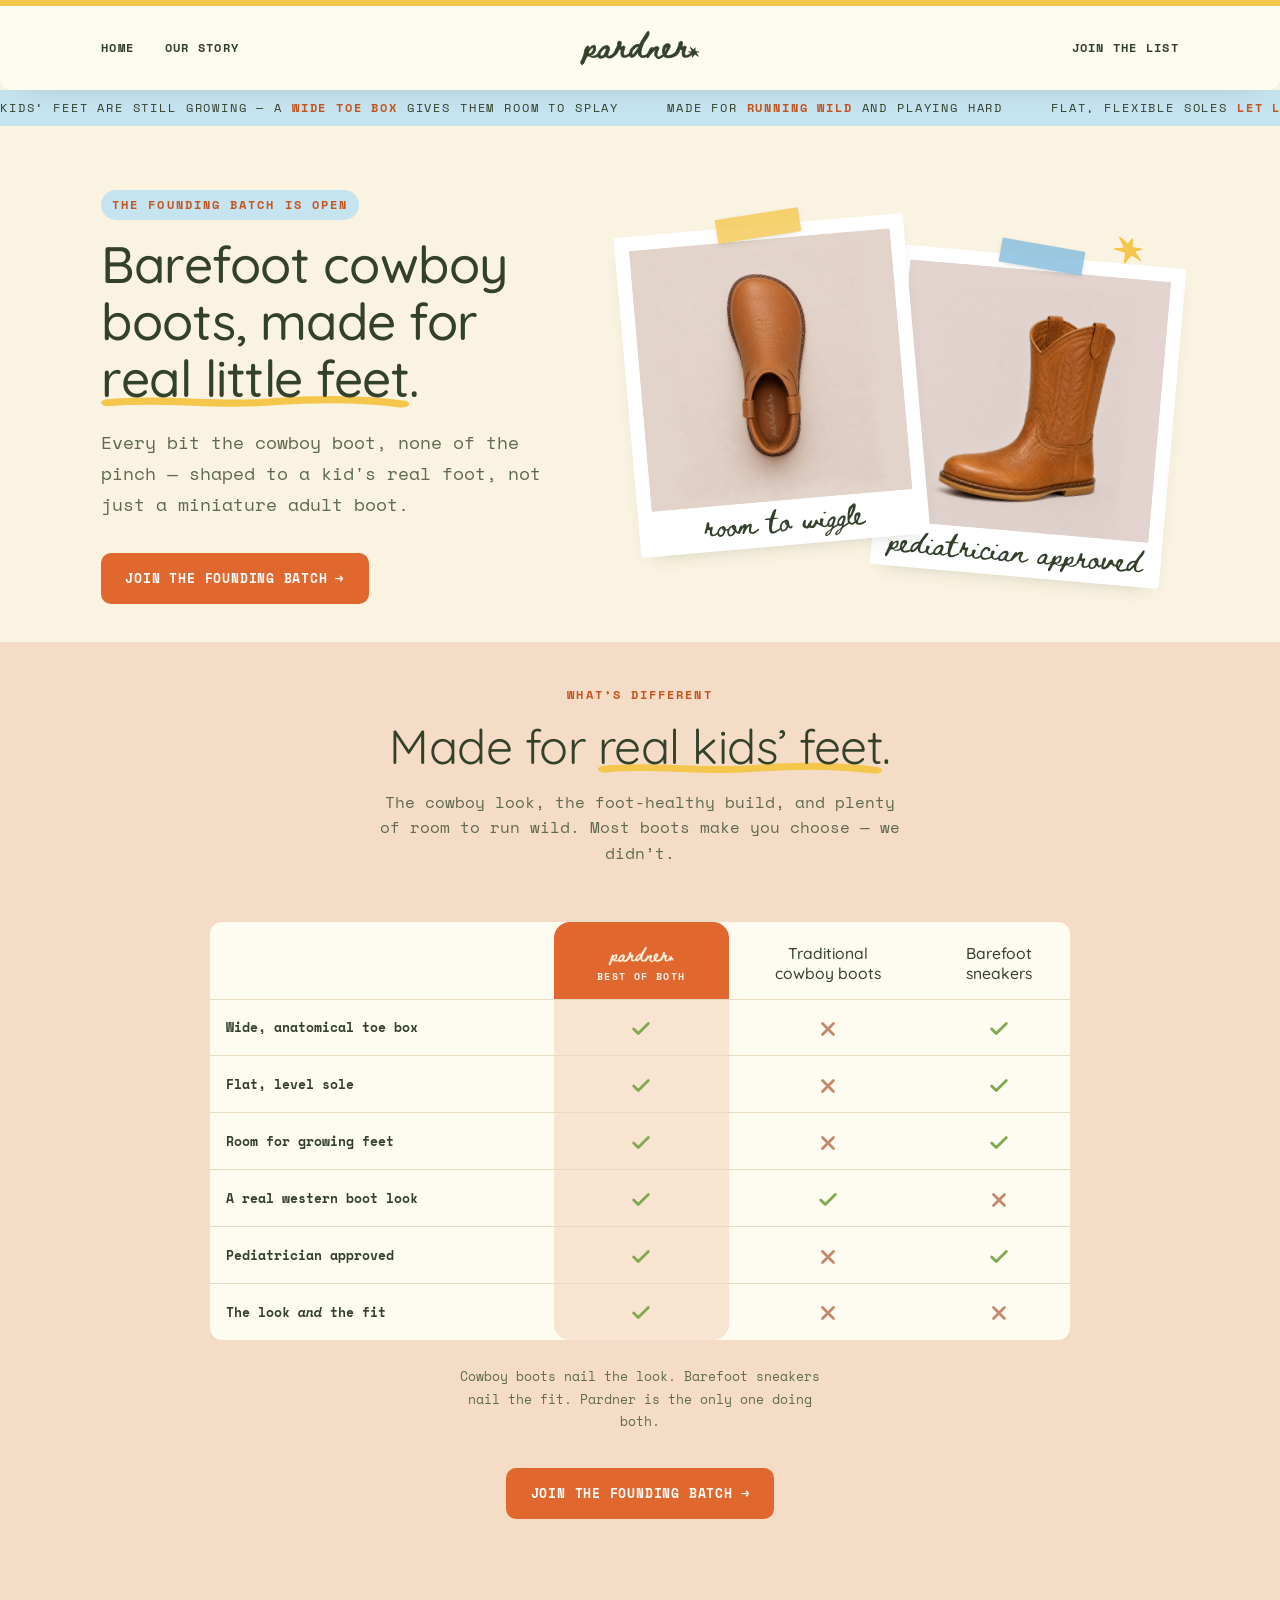
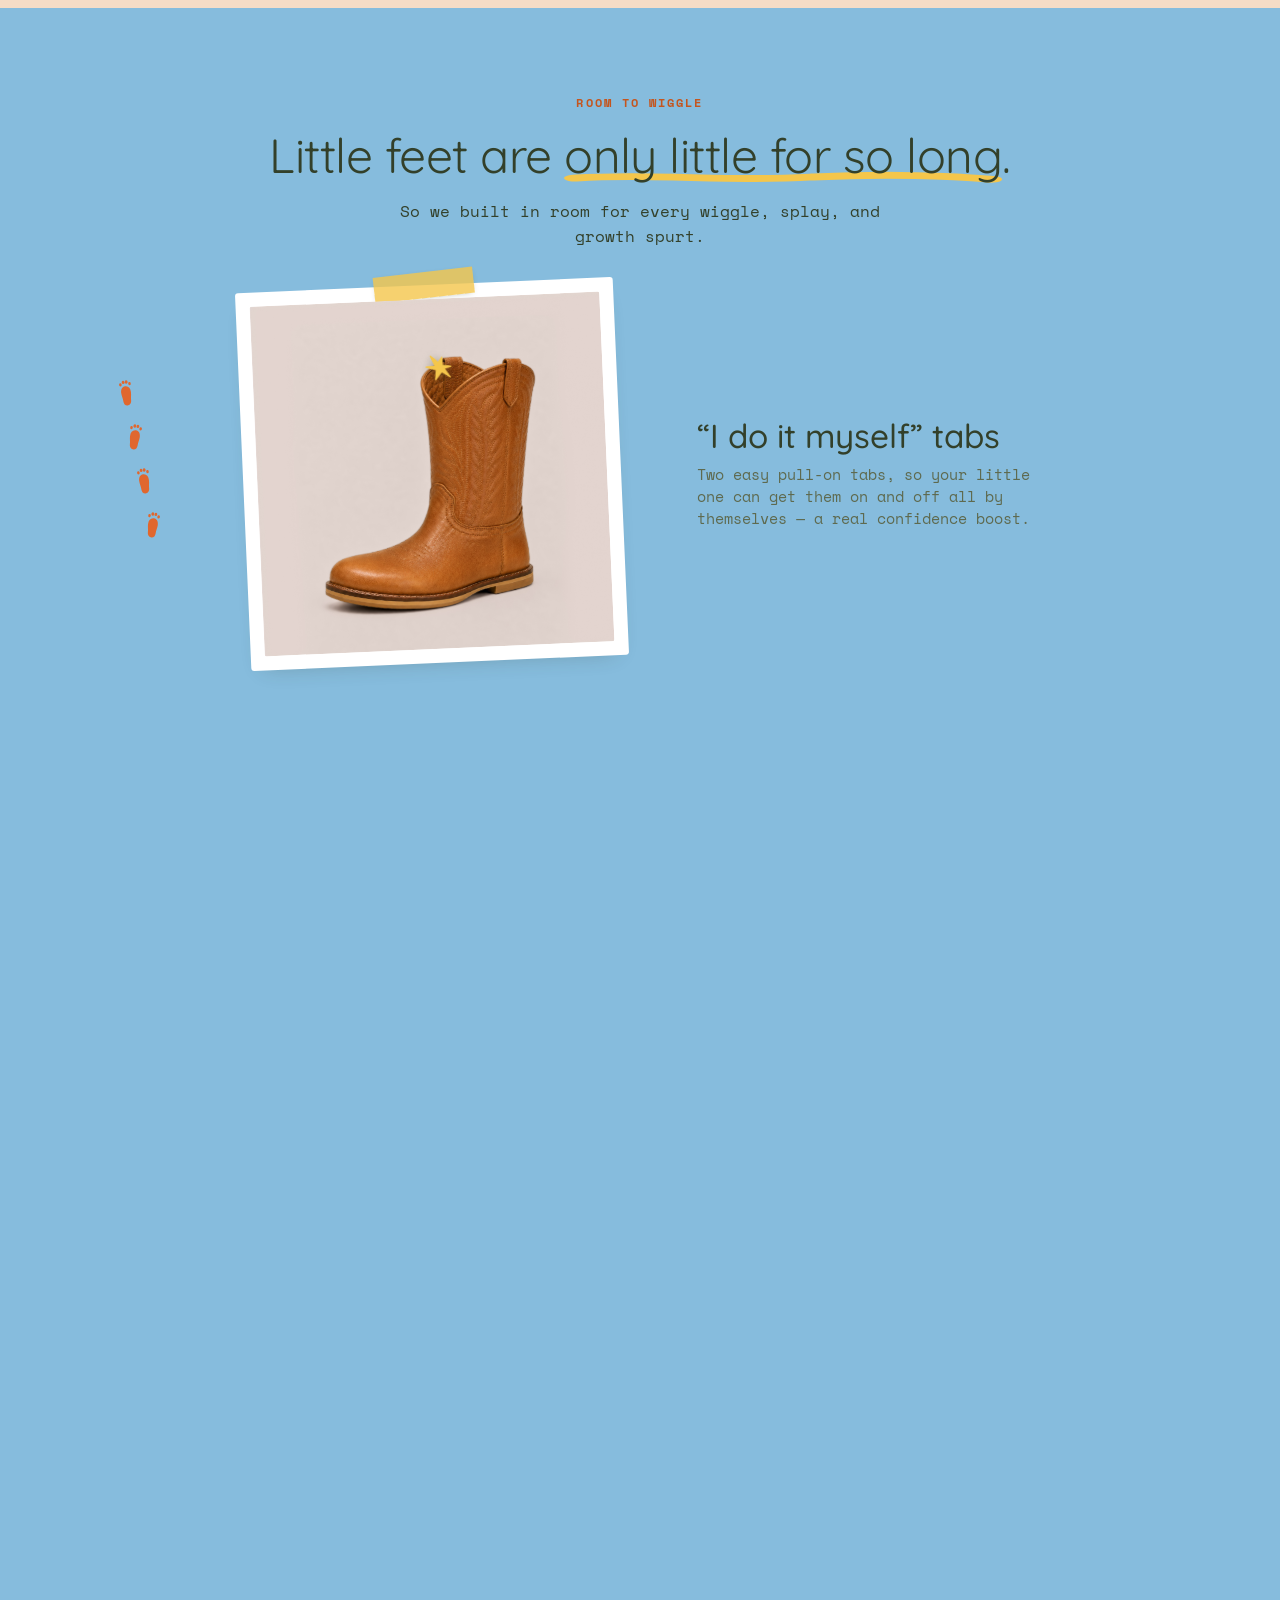
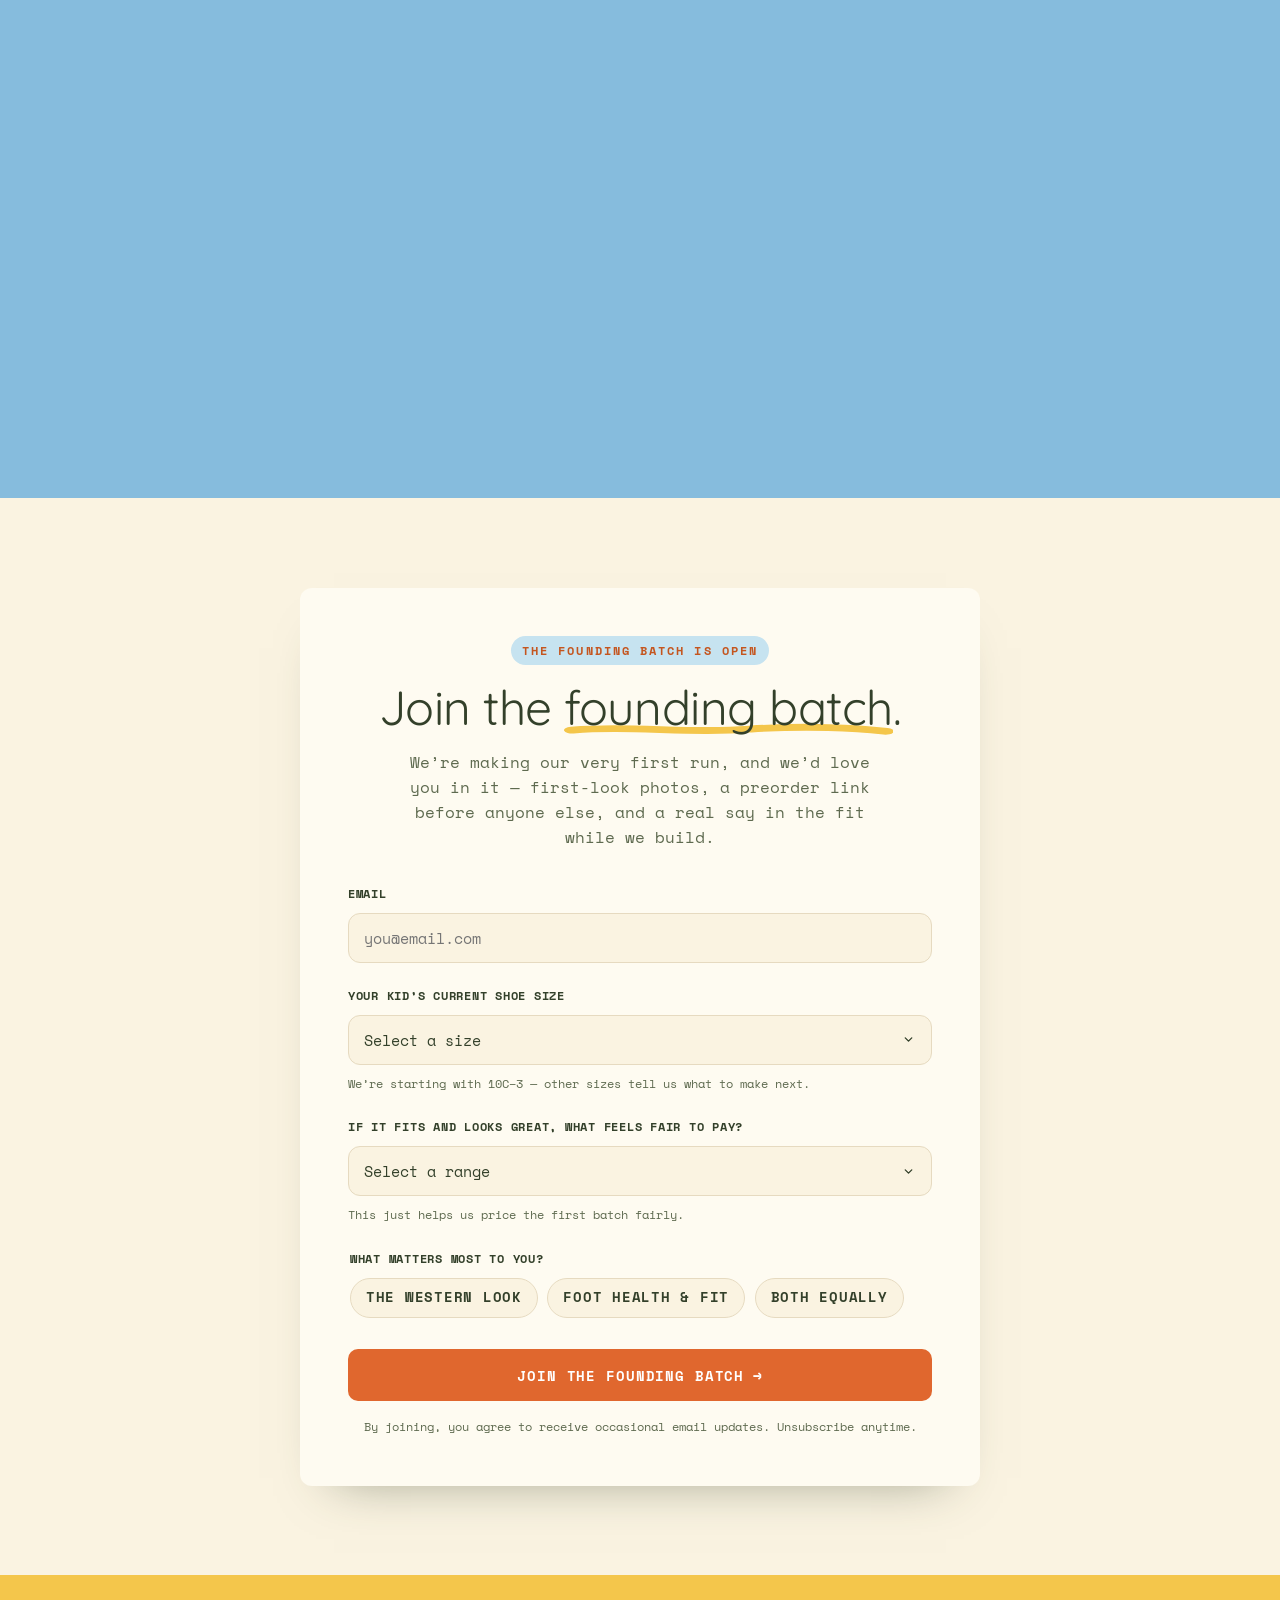
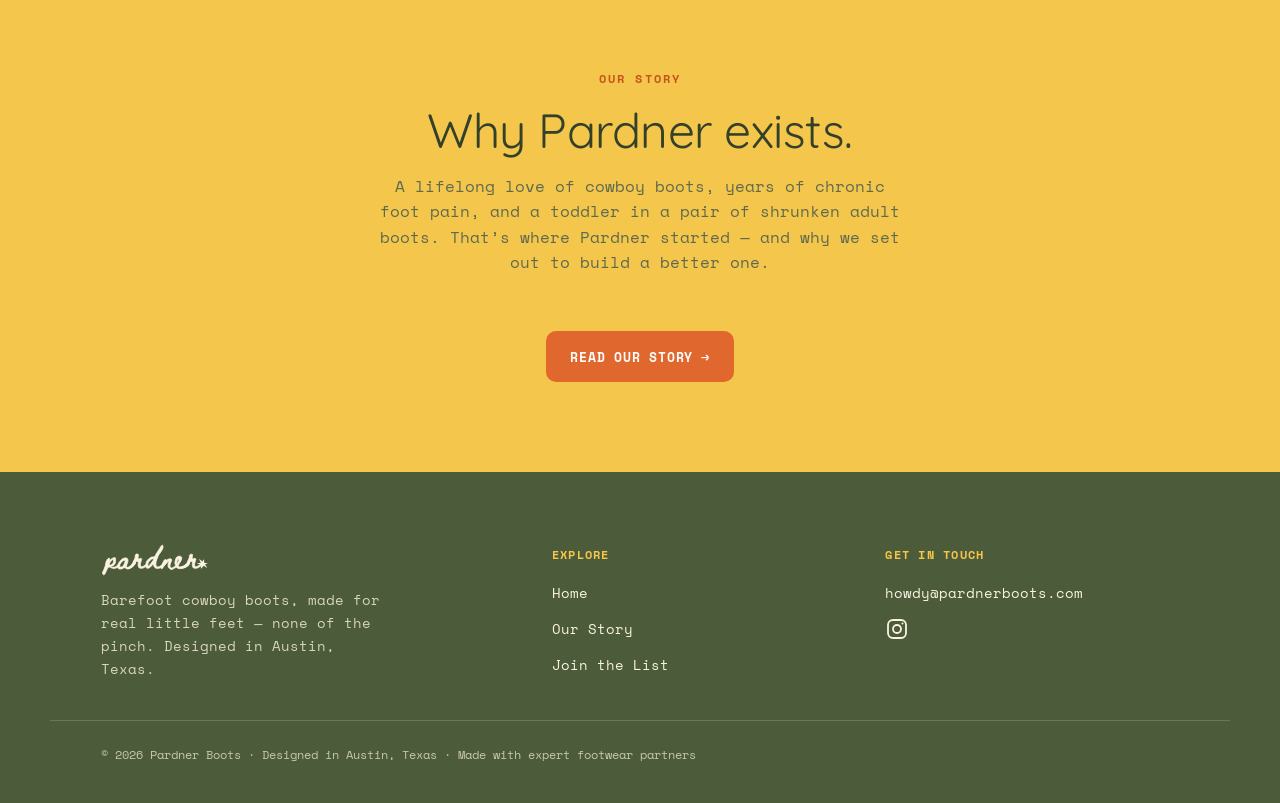
<file: boot-waitlist/index.html>
<!DOCTYPE html>
<html lang="en">
<head>
  <meta charset="UTF-8" />
  <meta name="viewport" content="width=device-width, initial-scale=1.0" />
  <title>Pardner — Barefoot Cowboy Boots for Kids | Wide Toe Box</title>
  <meta name="description" content="Real western boots shaped for a kid's growing foot: a wide toe box, a flat, level footbed, and room to grow. Designed in Austin. Join the founding batch." />
  <link rel="canonical" href="https://pardnerboots.com/" />
  <link rel="icon" href="favicon.svg" type="image/svg+xml" />
  <link rel="apple-touch-icon" href="/apple-touch-icon.png" />
  <meta name="theme-color" content="#33402A" />
  <!-- Open Graph -->
  <meta property="og:type" content="website" />
  <meta property="og:site_name" content="Pardner Boots" />
  <meta property="og:url" content="https://pardnerboots.com/" />
  <meta property="og:title" content="Barefoot Cowboy Boots for Kids — Built for Real Little Feet" />
  <meta property="og:description" content="Real western boots shaped for a kid's growing foot: a wide toe box, a flat, level footbed, and room to grow. Join the founding batch." />
  <meta property="og:image" content="https://pardnerboots.com/og-image.png" />
  <meta property="og:image:width" content="2039" />
  <meta property="og:image:height" content="1071" />
  <meta property="og:image:alt" content="Pardner — barefoot cowboy boots made for real little feet" />
  <!-- Twitter -->
  <meta name="twitter:card" content="summary_large_image" />
  <meta name="twitter:title" content="Barefoot Cowboy Boots for Kids — Built for Real Little Feet" />
  <meta name="twitter:description" content="Real western boots shaped for a kid's growing foot: wide toe box, flat footbed, room to grow. Join the founding batch." />
  <meta name="twitter:image" content="https://pardnerboots.com/og-image.png" />
  <script type="application/ld+json">
  {
    "@context": "https://schema.org",
    "@graph": [
      {
        "@type": "Organization",
        "@id": "https://pardnerboots.com/#org",
        "name": "Pardner Boots",
        "url": "https://pardnerboots.com/",
        "logo": "https://pardnerboots.com/logo.svg",
        "description": "Barefoot cowboy boots for kids — real western boots shaped for a growing foot, with a wide toe box and a flat, level sole. Designed in Austin, Texas.",
        "foundingLocation": "Austin, Texas",
        "sameAs": ["https://instagram.com/pardnerboots"]
      },
      {
        "@type": "WebSite",
        "@id": "https://pardnerboots.com/#website",
        "url": "https://pardnerboots.com/",
        "name": "Pardner Boots",
        "publisher": { "@id": "https://pardnerboots.com/#org" }
      }
    ]
  }
  </script>
  <link rel="preconnect" href="https://fonts.googleapis.com" />
  <link rel="preconnect" href="https://fonts.gstatic.com" crossorigin />
  <link href="https://fonts.googleapis.com/css2?family=Beth+Ellen&family=Fraunces:opsz,wght@9..144,400;9..144,600&family=Quicksand:wght@300;400;500;600;700&family=Space+Mono:ital,wght@0,400;0,700;1,400&display=swap" rel="stylesheet" />
  <link rel="stylesheet" href="styles.css?v=2" />
</head>
<body>
  <!-- ============ TOP ============ -->
  <div class="topbar"></div>

  <!-- ============ NAV ============ -->
  <header class="nav">
    <div class="nav-inner">
      <div class="nav-left">
        <button class="nav-toggle" aria-label="Open menu" aria-expanded="false" aria-controls="drawer">
          <svg viewBox="0 0 24 24" fill="none" stroke="currentColor" stroke-width="1.8" stroke-linecap="round"><path d="M3 6h18M3 12h18M3 18h18"/></svg>
        </button>
        <nav class="nav-links">
          <a href="/">Home</a>
          <a href="our-story.html">Our Story</a>
        </nav>
      </div>
      <a class="wordmark" href="/" aria-label="Pardner Boots — home"><img class="wordmark-img" src="logo.svg" alt="Pardner Boots" /></a>
      <nav class="nav-links right">
        <a href="#join">Join the List</a>
      </nav>
    </div>
  </header>

  <!-- ============ ANNOUNCE (marquee, below the nav) ============ -->
  <div class="announce">
    <div class="announce-track">
      <span>Kids&rsquo; feet are still growing &mdash; a <strong>wide toe box</strong> gives them room to splay</span>
      <span>Made for <strong>running wild</strong> and playing hard</span>
      <span>Flat, flexible soles <strong>let little feet move</strong> the way they&rsquo;re built to</span>
      <span>Real western boots, <strong>shaped for real little feet</strong></span>
      <span>The <strong>founding batch</strong> is open &mdash; come walk with us</span>
      <span aria-hidden="true">Kids&rsquo; feet are still growing &mdash; a <strong>wide toe box</strong> gives them room to splay</span>
      <span aria-hidden="true">Made for <strong>running wild</strong> and playing hard</span>
      <span aria-hidden="true">Flat, flexible soles <strong>let little feet move</strong> the way they&rsquo;re built to</span>
      <span aria-hidden="true">Real western boots, <strong>shaped for real little feet</strong></span>
      <span aria-hidden="true">The <strong>founding batch</strong> is open &mdash; come walk with us</span>
    </div>
  </div>

  <!-- ============ MOBILE DRAWER ============ -->
  <div class="drawer-scrim" data-drawer-close></div>
  <aside class="drawer" id="drawer" aria-hidden="true" aria-label="Menu">
    <button class="drawer-close" aria-label="Close menu" data-drawer-close>&times;</button>
    <nav class="drawer-nav">
      <a href="/" data-drawer-close>Home</a>
      <a href="our-story.html" data-drawer-close>Our Story</a>
      <a href="#join" data-drawer-close>Join the List</a>
    </nav>
    <div class="drawer-foot">
      <span>Get in touch</span>
      <a href="mailto:howdy@pardnerboots.com">howdy@pardnerboots.com</a>
    </div>
  </aside>

  <!-- ============ HERO ============ -->
  <section class="hero">
    <div class="hero-inner">
      <div class="hero-copy">
        <p class="eyebrow">The founding batch is open</p>
        <h1 id="headline">Barefoot cowboy boots, made for <span class="felt">real little feet</span>.</h1>
        <p class="subhead">Every bit the cowboy boot, none of the pinch &mdash; shaped to a kid's real foot, not just a miniature adult boot.</p>
        <div class="hero-cta">
          <a href="#join" class="btn btn-primary">Join the founding batch <span class="arrow">&rarr;</span></a>
        </div>
      </div>
      <div class="hero-art">
        <svg class="hero-star" viewBox="0 0 68.42 67.23" fill="currentColor" aria-hidden="true"><path d="M20.99,15.28c-.22-.46.44-2.09.8-1.83,4.35,3.05,8.27,6.62,12.16,10.41l5.23-7.05c.18-.24.71-.75.99-.74s.75.19,1.31.4l-.02,12.82,12.67,2.01c.5.08,1.41.84,1.31,1.23s-.84,1.06-1.27,1.15l-9.13,2.01,8.59,13.24.29,1.06c.06.22-.62.4-1.05.53l-13.19-8.89-9.61,11.63-1.12.54c-.31.15-.97-.81-.92-1.18l1.71-14.86-16.79-5.11c.57-1.32,1.53-1.83,2.66-1.89l12.36-.59-6.98-14.89Z"/></svg>
        <figure class="polaroid polaroid-1">
          <img src="boot-birdseye.jpg" alt="Top-down view of the caramel kids' western boot showing the wide, rounded toe box and the pardner logo on the insole." />
          <figcaption>room to wiggle</figcaption>
        </figure>
        <figure class="polaroid polaroid-2">
          <img src="boot-side.jpg" alt="Side-angle view of the caramel kids' western boot with a broad toe, low heel, and a level sole." />
          <figcaption>pediatrician approved</figcaption>
        </figure>
      </div>
    </div>
  </section>

  <!-- ============ WHAT'S DIFFERENT — COMPARISON ============ -->
  <section class="section compare">
    <div class="section-inner">
      <div class="section-title">
        <p class="eyebrow">What&rsquo;s different</p>
        <h2>Made for <span class="felt">real kids&rsquo; feet</span>.</h2>
        <p class="section-sub">The cowboy look, the foot-healthy build, and plenty of room to run wild. Most boots make you choose &mdash; we didn&rsquo;t.</p>
      </div>

      <div class="compare-wrap">
        <table class="compare-table">
          <thead>
            <tr>
              <th scope="col"><span class="vh">Feature</span></th>
              <th scope="col" class="col-us"><img class="compare-logo" src="logo-light.svg" alt="Pardner" /><span class="col-us-star">Best of both</span></th>
              <th scope="col">Traditional<br />cowboy boots</th>
              <th scope="col">Barefoot<br />sneakers</th>
            </tr>
          </thead>
          <tbody>
            <tr>
              <th scope="row">Wide, anatomical toe box</th>
              <td class="col-us yes"><span class="vh">Yes</span></td>
              <td class="no"><span class="vh">No</span></td>
              <td class="yes"><span class="vh">Yes</span></td>
            </tr>
            <tr>
              <th scope="row">Flat, level sole</th>
              <td class="col-us yes"><span class="vh">Yes</span></td>
              <td class="no"><span class="vh">No</span></td>
              <td class="yes"><span class="vh">Yes</span></td>
            </tr>
            <tr>
              <th scope="row">Room for growing feet</th>
              <td class="col-us yes"><span class="vh">Yes</span></td>
              <td class="no"><span class="vh">No</span></td>
              <td class="yes"><span class="vh">Yes</span></td>
            </tr>
            <tr>
              <th scope="row">A real western boot look</th>
              <td class="col-us yes"><span class="vh">Yes</span></td>
              <td class="yes"><span class="vh">Yes</span></td>
              <td class="no"><span class="vh">No</span></td>
            </tr>
            <tr>
              <th scope="row">Pediatrician approved</th>
              <td class="col-us yes"><span class="vh">Yes</span></td>
              <td class="no"><span class="vh">No</span></td>
              <td class="yes"><span class="vh">Yes</span></td>
            </tr>
            <tr>
              <th scope="row">The look <em>and</em> the fit</th>
              <td class="col-us yes"><span class="vh">Yes</span></td>
              <td class="no"><span class="vh">No</span></td>
              <td class="no"><span class="vh">No</span></td>
            </tr>
          </tbody>
        </table>
      </div>
      <p class="compare-note">Cowboy boots nail the look. Barefoot sneakers nail the fit. Pardner is the only one doing both.</p>
      <div class="compare-cta"><a href="#join" class="btn btn-primary">Join the founding batch <span class="arrow">&rarr;</span></a></div>
    </div>
  </section>

  <!-- ============ ROOM TO WIGGLE — SCROLLY BOOT ANATOMY ============ -->
  <section class="section wiggle" aria-label="What makes them different">
    <div class="showcase-track" id="boot-showcase" data-active="0">
      <div class="showcase-sticky">
        <div class="showcase-intro">
          <p class="eyebrow">Room to wiggle</p>
          <h2>Little feet are <span class="felt">only little for so long</span>.</h2>
          <p class="section-sub">So we built in room for every wiggle, splay, and growth spurt.</p>
        </div>
        <div class="showcase-main">
        <div class="showcase-stage">
          <div class="showcase-imgs">
            <img class="s-img active" data-img="birdseye" src="boot-birdseye.jpg" alt="Top-down view of the caramel kids' western boot" />
            <img class="s-img" data-img="side" src="boot-side.jpg" alt="Side view of the caramel kids' western boot" />
          </div>

          <div class="s-callout active label-right" data-step="0" style="--x:42%;--y:24%">
            <svg class="s-marker" viewBox="0 0 68.42 67.23" fill="currentColor" aria-hidden="true"><path d="M20.99,15.28c-.22-.46.44-2.09.8-1.83,4.35,3.05,8.27,6.62,12.16,10.41l5.23-7.05c.18-.24.71-.75.99-.74s.75.19,1.31.4l-.02,12.82,12.67,2.01c.5.08,1.41.84,1.31,1.23s-.84,1.06-1.27,1.15l-9.13,2.01,8.59,13.24.29,1.06c.06.22-.62.4-1.05.53l-13.19-8.89-9.61,11.63-1.12.54c-.31.15-.97-.81-.92-1.18l1.71-14.86-16.79-5.11c.57-1.32,1.53-1.83,2.66-1.89l12.36-.59-6.98-14.89Z"/></svg>
            <span class="s-label"><strong>Wide toe box</strong>Broad and rounded, so little toes can splay and spread the way they&rsquo;re built to &mdash; not squished into a point.</span>
          </div>
          <div class="s-callout label-right" data-step="1" style="--x:43%;--y:79%">
            <svg class="s-marker" viewBox="0 0 68.42 67.23" fill="currentColor" aria-hidden="true"><path d="M20.99,15.28c-.22-.46.44-2.09.8-1.83,4.35,3.05,8.27,6.62,12.16,10.41l5.23-7.05c.18-.24.71-.75.99-.74s.75.19,1.31.4l-.02,12.82,12.67,2.01c.5.08,1.41.84,1.31,1.23s-.84,1.06-1.27,1.15l-9.13,2.01,8.59,13.24.29,1.06c.06.22-.62.4-1.05.53l-13.19-8.89-9.61,11.63-1.12.54c-.31.15-.97-.81-.92-1.18l1.71-14.86-16.79-5.11c.57-1.32,1.53-1.83,2.66-1.89l12.36-.59-6.98-14.89Z"/></svg>
            <span class="s-label"><strong>Flat, level footbed</strong>No stacked heel, no ramp &mdash; just a low, level base that lets growing feet move and balance the way they should.</span>
          </div>
          <div class="s-callout label-right" data-step="2" style="--x:58%;--y:44%">
            <svg class="s-marker" viewBox="0 0 68.42 67.23" fill="currentColor" aria-hidden="true"><path d="M20.99,15.28c-.22-.46.44-2.09.8-1.83,4.35,3.05,8.27,6.62,12.16,10.41l5.23-7.05c.18-.24.71-.75.99-.74s.75.19,1.31.4l-.02,12.82,12.67,2.01c.5.08,1.41.84,1.31,1.23s-.84,1.06-1.27,1.15l-9.13,2.01,8.59,13.24.29,1.06c.06.22-.62.4-1.05.53l-13.19-8.89-9.61,11.63-1.12.54c-.31.15-.97-.81-.92-1.18l1.71-14.86-16.79-5.11c.57-1.32,1.53-1.83,2.66-1.89l12.36-.59-6.98-14.89Z"/></svg>
            <span class="s-label"><strong>Room to grow</strong>Shaped for a growing kid&rsquo;s foot, not a shrunk-down adult boot &mdash; with a little room to grow into.</span>
          </div>
          <div class="s-callout label-left" data-step="3" style="--x:53%;--y:22%">
            <svg class="s-marker" viewBox="0 0 68.42 67.23" fill="currentColor" aria-hidden="true"><path d="M20.99,15.28c-.22-.46.44-2.09.8-1.83,4.35,3.05,8.27,6.62,12.16,10.41l5.23-7.05c.18-.24.71-.75.99-.74s.75.19,1.31.4l-.02,12.82,12.67,2.01c.5.08,1.41.84,1.31,1.23s-.84,1.06-1.27,1.15l-9.13,2.01,8.59,13.24.29,1.06c.06.22-.62.4-1.05.53l-13.19-8.89-9.61,11.63-1.12.54c-.31.15-.97-.81-.92-1.18l1.71-14.86-16.79-5.11c.57-1.32,1.53-1.83,2.66-1.89l12.36-.59-6.98-14.89Z"/></svg>
            <span class="s-label"><strong>&ldquo;I do it myself&rdquo; tabs</strong>Two easy pull-on tabs, so your little one can get them on and off all by themselves &mdash; a real confidence boost.</span>
          </div>
        </div>
        <div class="showcase-panel">
          <div class="showcase-progress" aria-hidden="true">
            <span class="s-print active" data-step="0"><svg viewBox="0 0 20 28" fill="currentColor" aria-hidden="true"><path d="M10 8.2c3.2 0 4.9 2.6 4.9 6.4 0 3-1 5.4-1 8.4 0 2.5-1.4 4.6-3.9 4.6s-3.9-2.1-3.9-4.6c0-3-1-5.4-1-8.4C5.1 10.8 6.8 8.2 10 8.2Z"/><ellipse cx="5.4" cy="6.2" rx="1.3" ry="1.6"/><ellipse cx="8.5" cy="4.1" rx="1.4" ry="1.7"/><ellipse cx="11.6" cy="4.1" rx="1.4" ry="1.7"/><ellipse cx="14.6" cy="6.2" rx="1.3" ry="1.6"/></svg></span>
            <span class="s-print" data-step="1"><svg viewBox="0 0 20 28" fill="currentColor" aria-hidden="true"><path d="M10 8.2c3.2 0 4.9 2.6 4.9 6.4 0 3-1 5.4-1 8.4 0 2.5-1.4 4.6-3.9 4.6s-3.9-2.1-3.9-4.6c0-3-1-5.4-1-8.4C5.1 10.8 6.8 8.2 10 8.2Z"/><ellipse cx="5.4" cy="6.2" rx="1.3" ry="1.6"/><ellipse cx="8.5" cy="4.1" rx="1.4" ry="1.7"/><ellipse cx="11.6" cy="4.1" rx="1.4" ry="1.7"/><ellipse cx="14.6" cy="6.2" rx="1.3" ry="1.6"/></svg></span>
            <span class="s-print" data-step="2"><svg viewBox="0 0 20 28" fill="currentColor" aria-hidden="true"><path d="M10 8.2c3.2 0 4.9 2.6 4.9 6.4 0 3-1 5.4-1 8.4 0 2.5-1.4 4.6-3.9 4.6s-3.9-2.1-3.9-4.6c0-3-1-5.4-1-8.4C5.1 10.8 6.8 8.2 10 8.2Z"/><ellipse cx="5.4" cy="6.2" rx="1.3" ry="1.6"/><ellipse cx="8.5" cy="4.1" rx="1.4" ry="1.7"/><ellipse cx="11.6" cy="4.1" rx="1.4" ry="1.7"/><ellipse cx="14.6" cy="6.2" rx="1.3" ry="1.6"/></svg></span>
            <span class="s-print" data-step="3"><svg viewBox="0 0 20 28" fill="currentColor" aria-hidden="true"><path d="M10 8.2c3.2 0 4.9 2.6 4.9 6.4 0 3-1 5.4-1 8.4 0 2.5-1.4 4.6-3.9 4.6s-3.9-2.1-3.9-4.6c0-3-1-5.4-1-8.4C5.1 10.8 6.8 8.2 10 8.2Z"/><ellipse cx="5.4" cy="6.2" rx="1.3" ry="1.6"/><ellipse cx="8.5" cy="4.1" rx="1.4" ry="1.7"/><ellipse cx="11.6" cy="4.1" rx="1.4" ry="1.7"/><ellipse cx="14.6" cy="6.2" rx="1.3" ry="1.6"/></svg></span>
          </div>
          <div class="showcase-caption" aria-live="polite"></div>
        </div>
        </div>
      </div>
      <div class="showcase-sentinels" aria-hidden="true">
        <div class="s-sent" data-step="0"></div>
        <div class="s-sent" data-step="1"></div>
        <div class="s-sent" data-step="2"></div>
        <div class="s-sent" data-step="3"></div>
      </div>
    </div>
  </section>

  <!-- ============ JOIN FORM ============ -->
  <section class="section join" id="join">
    <div class="join-card">
      <div class="join-head">
        <p class="eyebrow">The founding batch is open</p>
        <h2>Join the <span class="felt">founding batch</span>.</h2>
        <p class="join-sub">We&rsquo;re making our very first run, and we&rsquo;d love you in it &mdash; first-look photos, a preorder link before anyone else, and a real say in the fit while we build.</p>
      </div>

      <form id="join-form" novalidate>
        <!-- honeypot: real users never fill this -->
        <div class="hp" aria-hidden="true">
          <label>Company<input type="text" name="company" tabindex="-1" autocomplete="off" /></label>
        </div>

        <div class="field">
          <label for="email">Email</label>
          <input type="email" id="email" name="email" required placeholder="you@email.com" autocomplete="email" />
        </div>

        <div class="field">
          <label for="child_size">Your kid&rsquo;s current shoe size</label>
          <select id="child_size" name="child_size" required>
            <option value="" disabled selected>Select a size</option>
            <option>6C</option><option>7C</option><option>8C</option><option>9C</option>
            <option>10C</option><option>11C</option><option>12C</option><option>13C</option>
            <option>1</option><option>2</option><option>3</option><option>4</option><option>5</option>
            <option value="Not sure">Not sure</option>
          </select>
          <p class="hint">We&rsquo;re starting with 10C&ndash;3 &mdash; other sizes tell us what to make next.</p>
        </div>

        <div class="field">
          <label for="price_intent">If it fits and looks great, what feels fair to pay?</label>
          <select id="price_intent" name="price_intent" required>
            <option value="" disabled selected>Select a range</option>
            <option value="Under $80">Under $80</option>
            <option value="$80&ndash;$100">$80&ndash;$100</option>
            <option value="$100&ndash;$120">$100&ndash;$120</option>
            <option value="$120&ndash;$140">$120&ndash;$140</option>
            <option value="More than $140">More than $140</option>
            <option value="Not sure">Not sure yet</option>
          </select>
          <p class="hint">This just helps us price the first batch fairly.</p>
        </div>

        <fieldset class="field">
          <legend>What matters most to you?</legend>
          <div class="chips">
            <label class="chip"><input type="radio" name="matters_most" value="The western look" /><span>The western look</span></label>
            <label class="chip"><input type="radio" name="matters_most" value="Foot health & fit" /><span>Foot health &amp; fit</span></label>
            <label class="chip"><input type="radio" name="matters_most" value="Both equally" /><span>Both equally</span></label>
          </div>
        </fieldset>

        <input type="hidden" id="headline_variant" name="headline_variant" value="a" />

        <button type="submit" class="btn btn-primary btn-block" id="submit-btn">Join the founding batch <span class="arrow">&rarr;</span></button>
        <p class="consent">By joining, you agree to receive occasional email updates. Unsubscribe anytime.</p>
      </form>

      <div class="join-success" id="join-success" hidden>
        <div class="check" aria-hidden="true"></div>
        <h3>You&rsquo;re in, pardner!</h3>
        <p>Check your inbox to confirm &mdash; you&rsquo;ll get a special preorder link before anyone else.</p>
      </div>
    </div>
  </section>

  <!-- ============ OUR STORY TEASER ============ -->
  <section class="section story-teaser">
    <div class="section-inner">
      <div class="section-title">
        <p class="eyebrow">Our story</p>
        <h2>Why Pardner exists.</h2>
        <p class="section-sub">A lifelong love of cowboy boots, years of chronic foot pain, and a toddler in a pair of shrunken adult boots. That&rsquo;s where Pardner started &mdash; and why we set out to build a better one.</p>
      </div>
      <a href="our-story.html" class="btn btn-primary">Read our story <span class="arrow">&rarr;</span></a>
    </div>
  </section>

  <!-- ============ FOOTER ============ -->
  <footer class="foot">
    <div class="foot-inner">
      <div>
        <img class="foot-logo" src="logo-light.svg" alt="Pardner Boots" />
        <p class="foot-tag">Barefoot cowboy boots, made for real little feet &mdash; none of the pinch. Designed in Austin, Texas.</p>
      </div>
      <div class="foot-col">
        <h4>Explore</h4>
        <a href="/">Home</a>
        <a href="our-story.html">Our Story</a>
        <a href="#join">Join the List</a>
      </div>
      <div class="foot-col">
        <h4>Get in touch</h4>
        <a href="mailto:howdy@pardnerboots.com">howdy@pardnerboots.com</a>
        <a class="foot-social" href="https://instagram.com/pardnerboots" target="_blank" rel="noopener" aria-label="Instagram — @pardnerboots">
          <svg viewBox="0 0 24 24" fill="none" stroke="currentColor" stroke-width="1.8" stroke-linecap="round" stroke-linejoin="round" aria-hidden="true"><rect x="3" y="3" width="18" height="18" rx="5"/><circle cx="12" cy="12" r="4"/><circle cx="17.5" cy="6.5" r="1" fill="currentColor" stroke="none"/></svg>
        </a>
      </div>
    </div>
    <div class="foot-bottom">&copy; 2026 Pardner Boots &middot; Designed in Austin, Texas &middot; Made with expert footwear partners</div>
  </footer>

  <script src="nav.js"></script>
  <script src="showcase.js"></script>
  <script src="main.js"></script>
</body>
</html>
</file>
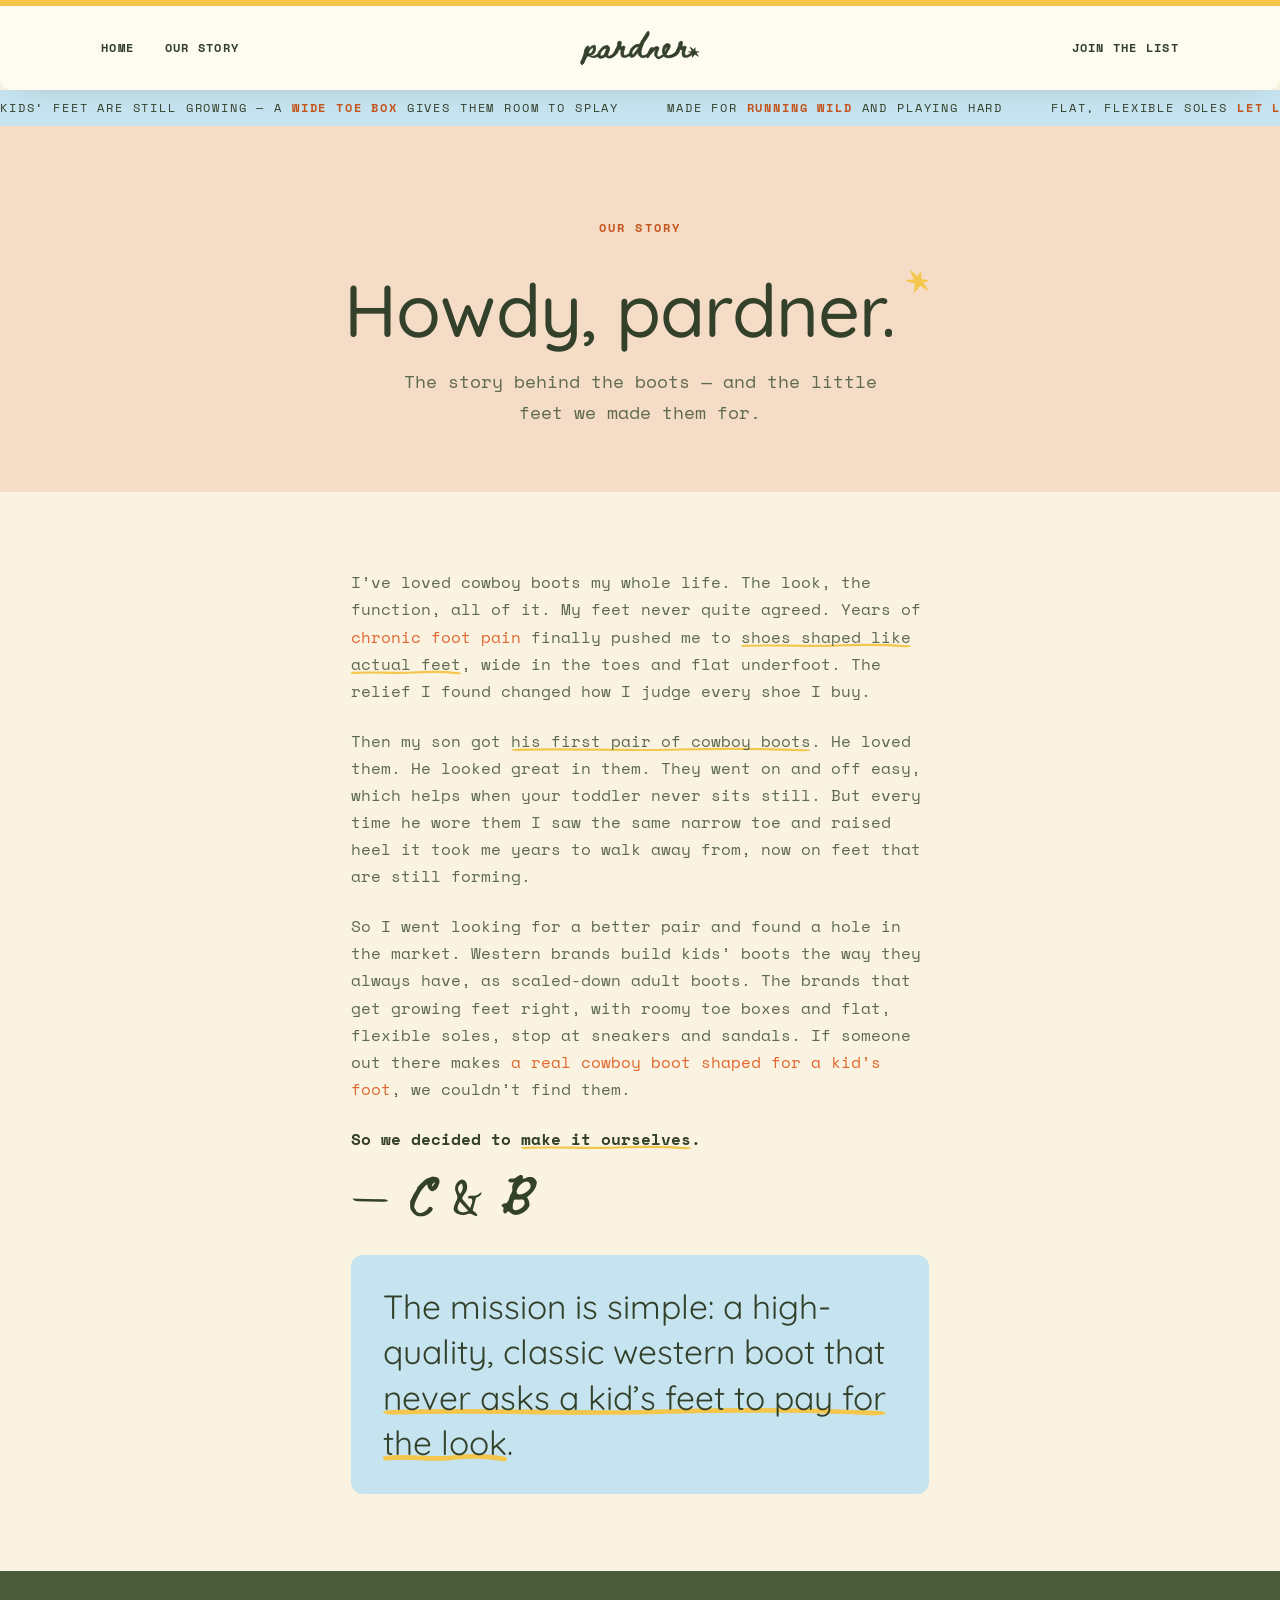
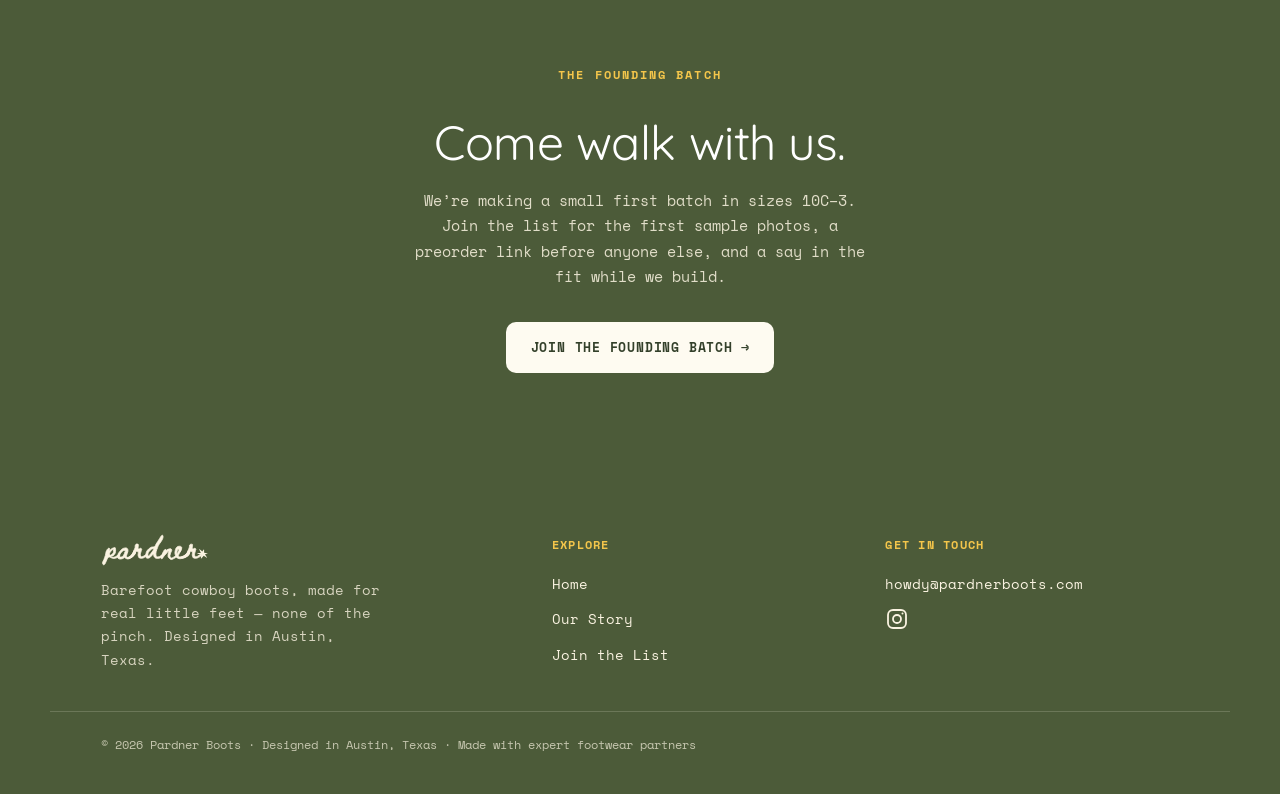
<file: boot-waitlist/our-story.html>
<!DOCTYPE html>
<html lang="en">
<head>
  <meta charset="UTF-8" />
  <meta name="viewport" content="width=device-width, initial-scale=1.0" />
  <title>Our Story — Pardner Boots</title>
  <meta name="description" content="Why Pardner Boots exists: a lifelong love of cowboy boots, years of foot pain, and a mission to build a real western boot shaped for a kid's growing foot." />
  <link rel="canonical" href="https://pardnerboots.com/our-story.html" />
  <link rel="icon" href="favicon.svg" type="image/svg+xml" />
  <link rel="apple-touch-icon" href="/apple-touch-icon.png" />
  <meta name="theme-color" content="#33402A" />
  <!-- Open Graph -->
  <meta property="og:type" content="article" />
  <meta property="og:site_name" content="Pardner Boots" />
  <meta property="og:url" content="https://pardnerboots.com/our-story.html" />
  <meta property="og:title" content="Our Story — Pardner Boots" />
  <meta property="og:description" content="A lifelong love of cowboy boots, years of foot pain, and a mission: a real western boot shaped for a kid's growing foot." />
  <meta property="og:image" content="https://pardnerboots.com/og-image.png" />
  <meta property="og:image:width" content="2039" />
  <meta property="og:image:height" content="1071" />
  <meta property="og:image:alt" content="Pardner — barefoot cowboy boots made for real little feet" />
  <!-- Twitter -->
  <meta name="twitter:card" content="summary_large_image" />
  <meta name="twitter:title" content="Our Story — Pardner Boots" />
  <meta name="twitter:description" content="Why Pardner exists: a real western boot shaped for a kid's growing foot." />
  <meta name="twitter:image" content="https://pardnerboots.com/og-image.png" />
  <link rel="preconnect" href="https://fonts.googleapis.com" />
  <link rel="preconnect" href="https://fonts.gstatic.com" crossorigin />
  <link href="https://fonts.googleapis.com/css2?family=Beth+Ellen&family=Fraunces:opsz,wght@9..144,400;9..144,600&family=Quicksand:wght@300;400;500;600;700&family=Space+Mono:ital,wght@0,400;0,700;1,400&display=swap" rel="stylesheet" />
  <link rel="stylesheet" href="styles.css?v=2" />
</head>
<body>
  <!-- ============ TOP ============ -->
  <div class="topbar"></div>

  <!-- ============ NAV ============ -->
  <header class="nav">
    <div class="nav-inner">
      <div class="nav-left">
        <button class="nav-toggle" aria-label="Open menu" aria-expanded="false" aria-controls="drawer">
          <svg viewBox="0 0 24 24" fill="none" stroke="currentColor" stroke-width="1.8" stroke-linecap="round"><path d="M3 6h18M3 12h18M3 18h18"/></svg>
        </button>
        <nav class="nav-links">
          <a href="/">Home</a>
          <a href="our-story.html">Our Story</a>
        </nav>
      </div>
      <a class="wordmark" href="/" aria-label="Pardner Boots — home"><img class="wordmark-img" src="logo.svg" alt="Pardner Boots" /></a>
      <nav class="nav-links right">
        <a href="index.html#join">Join the List</a>
      </nav>
    </div>
  </header>

  <!-- ============ ANNOUNCE (marquee, below the nav) ============ -->
  <div class="announce">
    <div class="announce-track">
      <span>Kids&rsquo; feet are still growing &mdash; a <strong>wide toe box</strong> gives them room to splay</span>
      <span>Made for <strong>running wild</strong> and playing hard</span>
      <span>Flat, flexible soles <strong>let little feet move</strong> the way they&rsquo;re built to</span>
      <span>Real western boots, <strong>shaped for real little feet</strong></span>
      <span>The <strong>founding batch</strong> is open &mdash; come walk with us</span>
      <span aria-hidden="true">Kids&rsquo; feet are still growing &mdash; a <strong>wide toe box</strong> gives them room to splay</span>
      <span aria-hidden="true">Made for <strong>running wild</strong> and playing hard</span>
      <span aria-hidden="true">Flat, flexible soles <strong>let little feet move</strong> the way they&rsquo;re built to</span>
      <span aria-hidden="true">Real western boots, <strong>shaped for real little feet</strong></span>
      <span aria-hidden="true">The <strong>founding batch</strong> is open &mdash; come walk with us</span>
    </div>
  </div>

  <!-- ============ MOBILE DRAWER ============ -->
  <div class="drawer-scrim" data-drawer-close></div>
  <aside class="drawer" id="drawer" aria-hidden="true" aria-label="Menu">
    <button class="drawer-close" aria-label="Close menu" data-drawer-close>&times;</button>
    <nav class="drawer-nav">
      <a href="/" data-drawer-close>Home</a>
      <a href="our-story.html" data-drawer-close>Our Story</a>
      <a href="index.html#join" data-drawer-close>Join the List</a>
    </nav>
    <div class="drawer-foot">
      <span>Get in touch</span>
      <a href="mailto:howdy@pardnerboots.com">howdy@pardnerboots.com</a>
    </div>
  </aside>

  <!-- ============ PAGE HEADER ============ -->
  <section class="page-head">
    <div class="page-head-inner">
      <p class="eyebrow">Our story</p>
      <h1>Howdy, pardner.<svg class="page-star" viewBox="0 0 68.42 67.23" fill="currentColor" aria-hidden="true"><path d="M20.99,15.28c-.22-.46.44-2.09.8-1.83,4.35,3.05,8.27,6.62,12.16,10.41l5.23-7.05c.18-.24.71-.75.99-.74s.75.19,1.31.4l-.02,12.82,12.67,2.01c.5.08,1.41.84,1.31,1.23s-.84,1.06-1.27,1.15l-9.13,2.01,8.59,13.24.29,1.06c.06.22-.62.4-1.05.53l-13.19-8.89-9.61,11.63-1.12.54c-.31.15-.97-.81-.92-1.18l1.71-14.86-16.79-5.11c.57-1.32,1.53-1.83,2.66-1.89l12.36-.59-6.98-14.89Z"/></svg></h1>
      <p class="subhead">The story behind the boots &mdash; and the little feet we made them for.</p>
    </div>
  </section>

  <!-- ============ STORY BODY ============ -->
  <section class="story">
    <div class="story-body">
      <p>I&rsquo;ve loved cowboy boots my whole life. The look, the function, all of it. My feet never quite agreed. Years of <span class="accent">chronic foot pain</span> finally pushed me to <span class="felt">shoes shaped like actual feet</span>, wide in the toes and flat underfoot. The relief I found changed how I judge every shoe I buy.</p>
      <p>Then my son got <span class="felt">his first pair of cowboy boots</span>. He loved them. He looked great in them. They went on and off easy, which helps when your toddler never sits still. But every time he wore them I saw the same narrow toe and raised heel it took me years to walk away from, now on feet that are still forming.</p>
      <p>So I went looking for a better pair and found a hole in the market. Western brands build kids&rsquo; boots the way they always have, as scaled-down adult boots. The brands that get growing feet right, with roomy toe boxes and flat, flexible soles, stop at sneakers and sandals. If someone out there makes <span class="accent">a real cowboy boot shaped for a kid&rsquo;s foot</span>, we couldn&rsquo;t find them.</p>
      <p>So we decided to <span class="felt">make it ourselves</span>.</p>
    </div>
    <p class="signature">&mdash; C &amp; B</p>
    <p class="mission">The mission is simple: a high-quality, classic western boot that <span class="felt">never asks a kid&rsquo;s feet to pay for the look</span>.</p>
  </section>

  <!-- ============ FOUNDING BAND ============ -->
  <section class="section band">
    <div class="section-inner">
      <p class="eyebrow">The founding batch</p>
      <h2>Come walk with us.</h2>
      <p>We&rsquo;re making a small first batch in sizes 10C&ndash;3. Join the list for the first sample photos, a preorder link before anyone else, and a say in the fit while we build.</p>
      <a href="index.html#join" class="btn btn-light">Join the founding batch <span class="arrow">&rarr;</span></a>
    </div>
  </section>

  <!-- ============ FOOTER ============ -->
  <footer class="foot">
    <div class="foot-inner">
      <div>
        <img class="foot-logo" src="logo-light.svg" alt="Pardner Boots" />
        <p class="foot-tag">Barefoot cowboy boots, made for real little feet &mdash; none of the pinch. Designed in Austin, Texas.</p>
      </div>
      <div class="foot-col">
        <h4>Explore</h4>
        <a href="/">Home</a>
        <a href="our-story.html">Our Story</a>
        <a href="index.html#join">Join the List</a>
      </div>
      <div class="foot-col">
        <h4>Get in touch</h4>
        <a href="mailto:howdy@pardnerboots.com">howdy@pardnerboots.com</a>
        <a class="foot-social" href="https://instagram.com/pardnerboots" target="_blank" rel="noopener" aria-label="Instagram — @pardnerboots">
          <svg viewBox="0 0 24 24" fill="none" stroke="currentColor" stroke-width="1.8" stroke-linecap="round" stroke-linejoin="round" aria-hidden="true"><rect x="3" y="3" width="18" height="18" rx="5"/><circle cx="12" cy="12" r="4"/><circle cx="17.5" cy="6.5" r="1" fill="currentColor" stroke="none"/></svg>
        </a>
      </div>
    </div>
    <div class="foot-bottom">&copy; 2026 Pardner Boots &middot; Designed in Austin, Texas &middot; Made with expert footwear partners</div>
  </footer>

  <script src="nav.js"></script>
</body>
</html>
</file>
<file: boot-waitlist/styles.css>
/* ============================================================
   Pardner Boots — founding waitlist
   Design: Shopify "Snuggle" layout + fonts, with a bright,
   playful "Nara Organics"-style palette.
   Fonts:  Quicksand (headings) · Space Mono (body/nav/buttons)
           · Fraunces (serif wordmark)
   Links animate through the palette on hover.
   ============================================================ */

:root {
  /* --- fun, warm palette --- */
  --cream:      #FAF3E1;   /* page background */
  --cream-2:    #FEFBF1;   /* lighter cards */
  --peach:      #F5DCC6;   /* soft peach block */
  --sky:        #86BCDD;   /* sky blue block */
  --sky-soft:   #C6E3F0;
  --yellow:     #F4C64B;   /* sunny accent */
  --green:      #7FA94F;   /* grass green */
  --olive:      #4C5B39;   /* deep olive — dark sections / footer */
  --orange:     #E0672E;   /* primary CTA / accent */
  --orange-deep:#C4551E;
  --ink:        #33402A;   /* dark olive-brown text */
  --ink-soft:   #5E6A4F;
  --line:       #E6DAC0;

  /* --- type --- */
  --serif: "Fraunces", Georgia, "Times New Roman", serif;
  --head:  "Quicksand", system-ui, -apple-system, sans-serif;
  --mono:  "Space Mono", ui-monospace, "SFMono-Regular", Menlo, monospace;
  --hand:  "Beth Ellen", "Segoe Script", cursive;

  --wrap: 1180px;
  --pad: clamp(18px, 4vw, 56px);
  --radius: 8px;
  --radius-lg: 12px;
}

* { box-sizing: border-box; }
html {
  scroll-behavior: smooth;
  /* stop mobile Safari from auto-inflating text in wide blocks (e.g. the marquee) */
  -webkit-text-size-adjust: 100%;
  text-size-adjust: 100%;
}

body {
  margin: 0;
  background: var(--cream);
  color: var(--ink);
  font-family: var(--mono);
  font-size: 15px;
  line-height: 1.7;
  -webkit-font-smoothing: antialiased;
}

h1, h2, h3 {
  font-family: var(--head);
  font-weight: 500;
  line-height: 1.12;
  letter-spacing: -0.01em;
  margin: 0;
  color: var(--ink);
}

img { max-width: 100%; display: block; }

/* ---- links: hand-drawn yellow felt-tip underline that draws in on hover ---- */
.link, .nav-links a, .foot-col a, .story-body a {
  position: relative;
  color: inherit;
  text-decoration: none;
}
.link::after, .nav-links a::after, .foot-col a::after, .story-body a::after {
  content: "";
  position: absolute;
  left: -2px; right: -2px;
  bottom: -0.34em;
  height: 0.5em;
  background: url("data:image/svg+xml,%3Csvg xmlns='http://www.w3.org/2000/svg' viewBox='0 0 120 14' preserveAspectRatio='none'%3E%3Cpath d='M3 8C24 4 46 11 68 7 89 4 106 6 117 9' fill='none' stroke='%23F4C64B' stroke-width='6' stroke-linecap='round'/%3E%3C/svg%3E") center/100% 100% no-repeat;
  transform: scaleX(0);
  transform-origin: left center;
  transition: transform 0.3s cubic-bezier(0.5, 0.2, 0.2, 1);
  pointer-events: none;
}
.link:hover::after, .nav-links a:hover::after, .foot-col a:hover::after, .story-body a:hover::after {
  transform: scaleX(1);
}

/* permanent hand-drawn felt-tip underline for highlighted phrases */
.felt {
  background: url("data:image/svg+xml,%3Csvg xmlns='http://www.w3.org/2000/svg' viewBox='0 0 120 14' preserveAspectRatio='none'%3E%3Cpath d='M3 8C24 4 46 11 68 7 89 4 106 6 117 9' fill='none' stroke='%23F4C64B' stroke-width='6' stroke-linecap='round'/%3E%3C/svg%3E") 0 92% / 100% 0.34em no-repeat;
  padding-bottom: 0.08em;
  -webkit-box-decoration-break: clone;
  box-decoration-break: clone;
}
/* In headings, keep the emphasized phrase (and its felt underline) together on
   one line so the underline never splits across a wrap. Body emphasis still wraps. */
h1 .felt,
h2 .felt {
  white-space: nowrap;
}

/* ---- buttons ---- */
.btn {
  display: inline-flex;
  align-items: center;
  gap: 0.6em;
  font-family: var(--mono);
  font-weight: 700;
  font-size: 0.82rem;
  letter-spacing: 0.06em;
  text-transform: uppercase;
  text-decoration: none;
  padding: 0.95em 1.7em;
  border-radius: 10px;
  border: 2px solid transparent;
  cursor: pointer;
  transition: background 0.18s ease, color 0.18s ease, border-color 0.18s ease, transform 0.18s ease;
}
.btn:hover { transform: translateY(-2px); }
.btn .arrow { transition: transform 0.18s ease; }
.btn:hover .arrow { transform: translateX(3px); }
.btn-primary { background: var(--orange); color: #fff; }
.btn-primary:hover { background: var(--orange-deep); }
.btn-light { background: var(--cream-2); color: var(--ink); }
.btn-light:hover { background: #fff; }
.btn-outline { background: transparent; color: var(--orange); border-color: var(--orange); }
.btn-outline:hover { background: var(--orange); color: #fff; }
.btn-block { width: 100%; justify-content: center; font-size: 0.9rem; }
.btn:focus-visible { outline: 3px solid var(--sky); outline-offset: 2px; }

/* ---- announcement bar ---- */
.topbar { background: var(--yellow); height: 6px; }
.announce {
  background: var(--sky-soft);
  color: var(--ink);
  font-family: var(--mono);
  font-size: 0.72rem;
  letter-spacing: 0.16em;
  text-transform: uppercase;
  padding: 0.7em 0;
  overflow: hidden;
  white-space: nowrap;
}
.announce-track {
  display: inline-flex;
  gap: 3rem;
  padding-right: 3rem;               /* seam spacing == inter-item gap */
  animation: marquee 48s linear infinite;
  will-change: transform;
}
.announce-track span { display: inline-block; }
.announce strong { font-weight: 700; color: var(--orange-deep); }
@keyframes marquee { to { transform: translateX(-50%); } }
@media (prefers-reduced-motion: reduce) {
  .announce { text-align: center; white-space: normal; }
  .announce-track { animation: none; display: block; padding: 0; }
  .announce-track span:nth-child(n+2) { display: none; }  /* show one line only */
}

/* ---- header ---- */
.nav {
  position: sticky;
  top: 0;
  z-index: 40;
  background: var(--cream-2);
  border-radius: 0 0 var(--radius-lg) var(--radius-lg);
  box-shadow: 0 10px 30px -24px rgba(51, 64, 42, 0.5);
  transition: transform 0.32s ease, box-shadow 0.32s ease;
  will-change: transform;
}
.nav.nav--hidden { transform: translateY(calc(-100% - 8px)); }
.nav.nav--floating { box-shadow: 0 14px 34px -18px rgba(51, 64, 42, 0.5); }
.nav-inner {
  max-width: var(--wrap);
  margin: 0 auto;
  padding: 1.5rem var(--pad);
  display: grid;
  grid-template-columns: 1fr auto 1fr;
  align-items: center;
  gap: 1rem;
}
.nav-left { display: flex; align-items: center; gap: clamp(1rem, 2.4vw, 2rem); }
.nav-links { display: flex; align-items: center; gap: clamp(1rem, 2.4vw, 2rem); }
.nav-links.right { justify-content: flex-end; }

/* hamburger — hidden on desktop */
.nav-toggle {
  display: none;
  background: none;
  border: 0;
  padding: 0.4rem;
  cursor: pointer;
  color: var(--ink);
}
.nav-toggle svg { width: 26px; height: 26px; display: block; }

/* ---- mobile drawer ---- */
.drawer-scrim {
  position: fixed; inset: 0;
  background: rgba(51, 64, 42, 0.5);
  opacity: 0; pointer-events: none;
  transition: opacity 0.28s ease;
  z-index: 55;
}
.drawer {
  position: fixed; top: 0; left: 0; bottom: 0;
  width: min(84vw, 340px);
  background: var(--olive);
  color: var(--cream);
  transform: translateX(-100%);
  transition: transform 0.3s ease;
  z-index: 60;
  padding: 1.4rem 1.6rem 2rem;
  display: flex;
  flex-direction: column;
  overflow-y: auto;
}
.drawer-close {
  align-self: flex-end;
  background: none; border: 0; cursor: pointer;
  color: var(--cream);
  font-size: 1.6rem; line-height: 1;
  padding: 0.2rem 0.4rem;
}
.drawer-nav { display: flex; flex-direction: column; margin-top: 1rem; }
.drawer-nav a {
  font-family: var(--mono);
  font-size: 1.1rem;
  font-weight: 700;
  color: var(--cream);
  text-decoration: none;
  padding: 0.9rem 0;
  border-bottom: 1px solid rgba(250, 243, 225, 0.16);
}
.drawer-nav a:hover { color: var(--yellow); }
.drawer-foot { margin-top: auto; padding-top: 1.6rem; }
.drawer-foot span { font-family: var(--mono); font-size: 0.72rem; letter-spacing: 0.1em; text-transform: uppercase; color: var(--yellow); display: block; margin-bottom: 0.5rem; }
.drawer-foot a { font-family: var(--mono); color: var(--cream); font-size: 0.9rem; text-decoration: none; }
.drawer-foot a:hover { color: var(--yellow); }

body.drawer-open { overflow: hidden; }
body.drawer-open .drawer { transform: none; }
body.drawer-open .drawer-scrim { opacity: 1; pointer-events: auto; }
.nav a {
  font-family: var(--mono);
  font-size: 0.78rem;
  font-weight: 700;
  letter-spacing: 0.1em;
  text-transform: uppercase;
}
.wordmark {
  display: inline-flex;
  align-items: center;
  justify-content: center;
  font-family: var(--serif);
  font-weight: 600;
  font-size: clamp(1.5rem, 3vw, 2rem);
  letter-spacing: 0.01em;
  text-align: center;
  text-decoration: none;
  color: var(--ink);
  white-space: nowrap;
}
.wordmark-img { height: clamp(26px, 3.4vw, 36px); width: auto; display: block; }
.wordmark .sun {
  color: var(--orange);
}
.wordmark.small { font-size: 1.2rem; }

/* ---- hero (playful two-column) ---- */
.hero { background: var(--cream); overflow: hidden; }
.hero-inner {
  max-width: var(--wrap);
  margin: 0 auto;
  padding: clamp(2rem, 5vw, 4.5rem) var(--pad) clamp(1.5rem, 3vw, 2.5rem);
  display: grid;
  grid-template-columns: 0.9fr 1.1fr;
  gap: clamp(2rem, 5vw, 4.5rem);
  align-items: center;
}
.hero-copy { max-width: 34rem; }
.hero .eyebrow {
  color: var(--orange-deep);
  background: var(--sky-soft);
  padding: 0.45em 0.95em;
  border-radius: 999px;
}
.hero h1 {
  color: var(--ink);
  font-size: clamp(2.1rem, 4vw, 3.4rem);
  font-weight: 500;
  margin: 0 0 1.2rem;
}
.hero .subhead {
  color: var(--ink-soft);
  font-size: 1.15rem;
  max-width: 42ch;
  margin: 0 0 2rem;
}
.hero-cta { display: flex; align-items: center; gap: 1.3rem; flex-wrap: wrap; }
.hero-price { font-family: var(--mono); font-size: 0.9rem; color: var(--ink-soft); }
.hero-price strong { color: var(--orange-deep); }
.hero + .section { padding-top: clamp(1.5rem, 3vw, 2.5rem); }

.hero-art { position: relative; display: flex; justify-content: center; align-items: center; min-width: 0; }
.polaroid {
  position: relative;
  background: #fff;
  padding: 14px 14px 0;
  border-radius: 3px;
  width: 52%;
  max-width: 300px;
  box-shadow: 0 8px 20px -12px rgba(51,64,42,0.28);
}
.polaroid-1 { transform: rotate(-5deg); z-index: 2; margin: -4% -6% 0 0; }
.polaroid-2 { transform: rotate(5deg); z-index: 1; margin: 7% 0 0 0; }
.polaroid::before {
  content: "";
  position: absolute;
  top: -12px; left: 50%;
  transform: translateX(-50%) rotate(-4deg);
  width: 84px; height: 24px;
  background: rgba(244, 198, 75, 0.78);
  box-shadow: 0 2px 6px -3px rgba(51,64,42,0.35);
}
.polaroid-2::before { transform: translateX(-50%) rotate(5deg); background: rgba(134, 188, 221, 0.82); }
.polaroid img {
  display: block;
  width: 100%;
  aspect-ratio: 1 / 1;
  object-fit: cover;
  border-radius: 1px;
}
.polaroid figcaption {
  font-family: var(--hand);
  font-size: 1.35rem;
  line-height: 1;
  color: var(--ink);
  text-align: center;
  padding: 0.6rem 0 0.9rem;
}
.hero-star {
  position: absolute;
  z-index: 2;
  top: 3%; right: 5%;
  width: 46px; height: 46px;
  color: var(--yellow);
  animation: twinkle 2.6s ease-in-out infinite;
}
@keyframes twinkle {
  0%, 100% { transform: scale(1) rotate(0deg); }
  50% { transform: scale(1.18) rotate(18deg); }
}
@media (max-width: 800px) {
  .hero-inner { display: flex; flex-direction: column; align-items: center; text-align: center; gap: 1.6rem; }
  .hero-copy { display: contents; }
  .hero-copy > * { margin: 0; }
  .hero-copy .eyebrow { order: 1; }
  .hero-copy h1 { order: 2; }
  .hero-art { order: 3; justify-content: center; }
  .hero-copy .subhead { order: 4; }
  .hero-copy .hero-cta { order: 5; justify-content: center; }
  .polaroid { width: 44%; max-width: 210px; padding: 10px 8px 0; }
  .polaroid-1 { margin: 0 -16px 0 0; }
  .polaroid-2 { margin: 34px 0 0 0; }
  .polaroid figcaption { font-size: 0.9rem; letter-spacing: -0.01em; padding: 0.4rem 0 0.6rem; }
  .hero-star { width: 30px; height: 30px; top: 0; right: 20%; }
}
@media (prefers-reduced-motion: reduce) {
  .hero-star { animation: none; }
}

.eyebrow {
  font-family: var(--mono);
  font-size: 0.72rem;
  font-weight: 700;
  letter-spacing: 0.18em;
  text-transform: uppercase;
  color: var(--orange-deep);
  margin: 0 0 1rem;
  display: inline-block;
}

/* ---- generic section ---- */
.section { padding: clamp(3rem, 7vw, 6rem) var(--pad); }
.section-inner { max-width: var(--wrap); margin: 0 auto; }
.section-title { text-align: center; max-width: 900px; margin: 0 auto clamp(2.2rem, 5vw, 3.5rem); }
.section-title h2 { font-size: clamp(1.9rem, 4.2vw, 3rem); font-weight: 400; line-height: 1.12; margin: 0 0 1rem; }
/* shared section subcopy */
.section-sub {
  font-family: var(--mono);
  font-size: 1.02rem;
  line-height: 1.55;
  color: var(--ink-soft);
  margin: 1rem auto 0;
  max-width: 52ch;
}

/* intro statement */
.statement {
  text-align: center;
  background: var(--cream);
}
.statement h2 {
  max-width: 20ch;
  margin: 0 auto;
  font-size: clamp(2rem, 5vw, 3.4rem);
  font-weight: 400;
}
.accent { color: var(--orange); }

/* our-story playful header */
.page-head {
  background: var(--peach);
  text-align: center;
  padding: clamp(3rem, 7vw, 5.5rem) var(--pad) clamp(2.5rem, 5vw, 4rem);
  position: relative;
  overflow: hidden;
}
.page-head-inner { max-width: 660px; margin: 0 auto; position: relative; }
.page-head h1 { font-size: clamp(2.8rem, 7vw, 4.6rem); font-weight: 500; color: var(--ink); margin: 0.6rem 0 1rem; }
.page-head h1 .accent { color: var(--orange); }
.page-head .subhead { color: var(--ink-soft); font-size: 1.15rem; max-width: 46ch; margin: 0 auto; }
.page-star {
  display: inline-block;
  width: 0.5em; height: 0.5em;
  vertical-align: 0.5em;
  margin-left: 0.06em;
  color: var(--yellow);
  animation: twinkle 2.6s ease-in-out infinite;
}
/* on mobile, float the spur above the wordmark instead of wrapping below */
@media (max-width: 640px) {
  .page-head h1 { position: relative; display: inline-block; }
  .page-star {
    position: absolute;
    top: -0.55em;
    right: -0.15em;
    width: 0.75em; height: 0.75em;
    margin: 0;
    vertical-align: baseline;
  }
}

/* room to wiggle — happy blue block with warm kid copy */
/* no section top padding — the pinned .showcase-sticky supplies the top spacing (matches other sections) */
.wiggle { background: var(--sky); text-align: center; padding-top: 0; }
.wiggle .section-inner { max-width: 860px; }
.wiggle .eyebrow { color: var(--orange-deep); }
/* showcase intro header uses the shared .section-title / .section-sub treatment */

/* ---- scrolly boot showcase (pinned boot + pop-in callouts) ---- */
.showcase-track { position: relative; }
.showcase-track.ready { height: 400vh; }
.showcase-sticky {
  position: sticky;
  top: 0;
  height: 100vh;
  display: flex;
  flex-direction: column;
  align-items: center;
  justify-content: flex-start;
  padding-top: clamp(5rem, 9vh, 6rem);
  gap: clamp(1.5rem, 4vh, 2.5rem);
}
.showcase-intro { text-align: center; max-width: 900px; }
.showcase-intro h2 { font-size: clamp(1.9rem, 4.2vw, 3rem); font-weight: 400; color: var(--ink); line-height: 1.12; margin: 0 0 1rem; }
.showcase-intro .section-sub { color: var(--ink); }
.showcase-main { display: flex; align-items: center; justify-content: center; gap: clamp(2rem, 6vw, 6rem); }
.showcase-panel { width: min(34vw, 340px); text-align: left; }
/* vertical footprint trail down the left side of the pinned view */
.showcase-progress {
  position: absolute;
  left: clamp(1rem, 6vw, 5.5rem);
  top: 50%;
  transform: translateY(-50%);
  display: flex;
  flex-direction: column;
  gap: 1rem;
}
.s-print { width: 20px; line-height: 0; color: var(--ink); opacity: 0.22; transition: opacity 0.35s ease, color 0.35s ease; }
.s-print svg { display: block; width: 100%; height: auto; }
/* diagonal walking trail: each step drifts sideways, feet alternate + angle */
.s-print:nth-child(1) { transform: translateX(-12px) rotate(-8deg); }
.s-print:nth-child(2) { transform: translateX(-3px) rotate(8deg) scaleX(-1); }
.s-print:nth-child(3) { transform: translateX(6px) rotate(-8deg); }
.s-print:nth-child(4) { transform: translateX(15px) rotate(8deg) scaleX(-1); }
.s-print.active { opacity: 1; color: var(--orange); }
.showcase-caption { min-height: 6.5rem; font-family: var(--mono); font-size: 0.92rem; line-height: 1.5; color: var(--ink-soft); }
.showcase-caption strong { display: block; font-family: var(--head); font-weight: 500; font-size: clamp(1.7rem, 2.6vw, 2.3rem); line-height: 1.1; color: var(--ink); margin-bottom: 0.6rem; }
.s-sent { position: absolute; left: 0; width: 1px; height: 100vh; pointer-events: none; }
.s-sent[data-step="0"] { top: 0; }
.s-sent[data-step="1"] { top: 100vh; }
.s-sent[data-step="2"] { top: 200vh; }
.s-sent[data-step="3"] { top: 300vh; }

.showcase-stage {
  position: relative;
  width: min(84vw, 42vh, 440px);
  aspect-ratio: 1 / 1;
  background: #fff;
  padding: 14px;
  border-radius: 3px;
  transform: rotate(-2.5deg);
  box-shadow: 0 10px 22px -14px rgba(51, 64, 42, 0.3);
}
.showcase-stage::before {
  content: "";
  position: absolute;
  top: -13px; left: 50%;
  transform: translateX(-50%) rotate(-4deg);
  width: 100px; height: 26px;
  background: rgba(244, 198, 75, 0.8);
  box-shadow: 0 2px 6px -3px rgba(51, 64, 42, 0.35);
}
.showcase-imgs { position: absolute; inset: 14px; border-radius: 2px; overflow: hidden; }
.s-img {
  position: absolute; inset: 0;
  width: 100%; height: 100%;
  object-fit: contain;
  opacity: 0;
  transition: opacity 0.5s ease;
}
.s-img.active { opacity: 1; }

.s-callout {
  position: absolute;
  left: var(--x); top: var(--y);
  transform: translate(-50%, -50%);
  opacity: 0;
  transition: opacity 0.35s ease;
  pointer-events: none;
}
.s-callout.active { opacity: 1; }
.s-label { display: none; }
.s-marker {
  display: block;
  width: 42px; height: 42px;
  color: var(--yellow);
  filter: drop-shadow(0 2px 4px rgba(51, 64, 42, 0.45));
  animation: twinkle 2.2s ease-in-out infinite;
}
.s-label {
  max-width: 230px;
  background: var(--cream-2);
  border-radius: 10px;
  padding: 0.65em 0.9em;
  box-shadow: 0 12px 26px -14px rgba(51, 64, 42, 0.6);
  font-family: var(--mono);
  font-size: 0.78rem;
  line-height: 1.45;
  color: var(--ink-soft);
}
.s-label strong {
  display: block;
  font-family: var(--head);
  font-weight: 500;
  font-size: 1.05rem;
  color: var(--ink);
  margin-bottom: 0.15rem;
}
@keyframes ping {
  0%   { transform: scale(1);   opacity: 0.75; }
  70%  { transform: scale(2.3); opacity: 0; }
  100% { transform: scale(2.3); opacity: 0; }
}

/* mobile: stack the panel below the boot */
@media (max-width: 720px) {
  .showcase-sticky { justify-content: flex-start; padding-top: clamp(4rem, 10vh, 5rem); gap: 1rem; }
  .showcase-intro h2 { font-size: clamp(1.9rem, 4.2vw, 3rem); }
  .showcase-main { flex-direction: column; gap: 2rem; }
  .showcase-stage { width: min(78vw, 34vh, 320px); }
  .showcase-panel { width: auto; max-width: 86vw; text-align: center; }
  .showcase-panel { display: flex; flex-direction: column; }
  .showcase-progress { position: static; transform: none; flex-direction: row; justify-content: center; gap: 0.85rem; order: 2; margin: 1.6rem 0 0; }
  .s-print:nth-child(1) { transform: translateY(10px) rotate(-12deg); }
  .s-print:nth-child(2) { transform: translateY(2px) rotate(12deg) scaleX(-1); }
  .s-print:nth-child(3) { transform: translateY(-6px) rotate(-12deg); }
  .s-print:nth-child(4) { transform: translateY(-14px) rotate(12deg) scaleX(-1); }
  .showcase-caption { min-height: 8.5rem; text-align: center; order: 1; }
  .showcase-caption strong { font-size: 1.4rem; }
}

@media (prefers-reduced-motion: reduce) {
  .s-img { transition: none; }
  .s-callout { transition: none; }
  .s-dot::after { animation: none; }
}

/* ---- value trio (sky block) ---- */
.values { background: var(--sky); }
.values-grid {
  max-width: var(--wrap);
  margin: 0 auto;
  display: grid;
  grid-template-columns: repeat(3, 1fr);
  gap: clamp(1.5rem, 4vw, 3rem);
  text-align: center;
}
.value .ic {
  width: 64px; height: 64px;
  margin: 0 auto 1.1rem;
  border-radius: 50%;
  background: var(--cream-2);
  display: grid; place-items: center;
  color: var(--orange);
}
.value .ic svg { width: 30px; height: 30px; }
.value h3 { font-size: 1.4rem; font-weight: 500; margin-bottom: 0.5rem; color: #fff; }
.value p { margin: 0; font-size: 0.9rem; color: rgba(255,255,255,0.92); max-width: 30ch; margin-inline: auto; }

/* ---- what's different: comparison table ---- */
.compare { background: var(--peach); }
.compare-wrap { max-width: 860px; margin: 0 auto; overflow-x: auto; -webkit-overflow-scrolling: touch; }
.compare-table {
  width: 100%;
  border-collapse: separate;
  border-spacing: 0;
  font-family: var(--mono);
  background: var(--cream-2);
  border-radius: var(--radius-lg);
  box-shadow: 0 20px 44px -30px rgba(51,64,42,0.5);
}
.compare-table th, .compare-table td {
  padding: 0.95rem 1rem;
  text-align: center;
  border-bottom: 1px solid var(--line);
}
.compare-table tbody tr:last-child th,
.compare-table tbody tr:last-child td { border-bottom: 0; }
.compare-table thead th {
  font-family: var(--head);
  font-weight: 500;
  font-size: 0.98rem;
  color: var(--ink);
  vertical-align: bottom;
  padding-top: 1.4rem;
  line-height: 1.25;
}
.compare-table tbody th {
  text-align: left;
  font-weight: 700;
  font-size: 0.82rem;
  color: var(--ink);
  width: 40%;
}
.compare-table .col-us { background: rgba(224, 103, 46, 0.16); }
.compare-table thead th.col-us {
  background: var(--orange);
  color: #fff;
  border-radius: 16px 16px 0 0;
}
.compare-table tbody tr:last-child td.col-us { border-radius: 0 0 16px 16px; }
.compare-logo { display: block; height: 20px; width: auto; max-width: 100%; margin: 0 auto 0.3rem; }
.col-us-star {
  display: block;
  font-family: var(--mono);
  font-size: 0.62rem;
  font-weight: 700;
  letter-spacing: 0.14em;
  text-transform: uppercase;
  margin-top: 0.2rem;
  opacity: 0.92;
}
.compare-table td.yes::before, .compare-table td.no::before {
  content: "";
  display: inline-block;
  width: 22px; height: 22px;
  vertical-align: middle;
  background-position: center;
  background-repeat: no-repeat;
  background-size: contain;
}
.compare-table td.yes::before {
  background-image: url("data:image/svg+xml,%3Csvg xmlns='http://www.w3.org/2000/svg' viewBox='0 0 24 24' fill='none' stroke='%237FA94F' stroke-width='3' stroke-linecap='round' stroke-linejoin='round'%3E%3Cpath d='M20 6 9 17l-5-5'/%3E%3C/svg%3E");
}
.compare-table td.no::before {
  background-image: url("data:image/svg+xml,%3Csvg xmlns='http://www.w3.org/2000/svg' viewBox='0 0 24 24' fill='none' stroke='%23C6866B' stroke-width='3' stroke-linecap='round' stroke-linejoin='round'%3E%3Cpath d='M18 6 6 18M6 6l12 12'/%3E%3C/svg%3E");
}
.compare-note {
  text-align: center;
  font-family: var(--mono);
  font-size: 0.82rem;
  color: var(--ink-soft);
  max-width: 46ch;
  margin: 1.6rem auto 0;
}
.compare-cta { text-align: center; margin-top: 2.2rem; }
.vh { position: absolute; width: 1px; height: 1px; overflow: hidden; clip: rect(0 0 0 0); white-space: nowrap; }

/* keep all comparison columns visible on small screens */
@media (max-width: 560px) {
  .compare-wrap { overflow-x: visible; }
  .compare-table { table-layout: fixed; }
  .compare-table th, .compare-table td { padding: 0.7rem 0.3rem; }
  .compare-table thead th { font-size: 0.72rem; padding-top: 1rem; }
  .compare-table tbody th { font-size: 0.7rem; width: 34%; line-height: 1.35; }
  .compare-table td { width: 22%; }
  .compare-table td.yes::before, .compare-table td.no::before { width: 18px; height: 18px; }
  .col-us-star { font-size: 0.5rem; letter-spacing: 0.08em; }
  .compare-logo { height: 15px; margin-bottom: 0.2rem; }
}

/* ---- our story teaser (yellow block) ---- */
.story-teaser { background: var(--yellow); text-align: center; }
.story-teaser .section-inner { max-width: 720px; }
/* header uses the shared .section-title / .section-sub treatment (matches "What's different") */

/* ---- our story page ---- */
.page-hero {
  position: relative;
  min-height: 46vh;
  display: flex; align-items: flex-end; justify-content: center;
  text-align: center;
  overflow: hidden;
  background: var(--peach);
}
.page-hero img { position: absolute; inset: 0; width: 100%; height: 100%; object-fit: cover; z-index: 0; }
.page-hero::after { content: ""; position: absolute; inset: 0; background: linear-gradient(to bottom, rgba(51,64,42,0) 40%, rgba(51,64,42,0.6)); z-index: 1; }
.page-hero .page-hero-copy { position: relative; z-index: 2; color: #fff; padding: 0 var(--pad) clamp(2rem, 5vw, 3.5rem); }
.page-hero h1 { color: #fff; font-size: clamp(2.4rem, 6vw, 4rem); font-weight: 500; }

.story { max-width: 680px; margin: 0 auto; padding: clamp(2.5rem, 6vw, 5rem) var(--pad); }
.story-body p { margin: 0 0 1.4rem; color: var(--ink-soft); font-size: 1rem; }
.story-body p:last-child { color: var(--ink); font-weight: 700; }
.mission {
  font-family: var(--head);
  font-weight: 400;
  font-size: clamp(1.5rem, 3vw, 2.1rem);
  line-height: 1.35;
  color: var(--ink);
  background: var(--sky-soft);
  border-radius: var(--radius-lg);
  padding: 1.8rem 2rem;
  margin: 2.6rem 0 0;
}
.signature {
  font-family: var(--hand);
  font-size: clamp(1.7rem, 4vw, 2.4rem);
  line-height: 1;
  color: var(--ink);
  margin: 1.4rem 0 0;
}

/* ---- founding band (olive block) ---- */
.band { background: var(--olive); color: var(--cream); text-align: center; }
.band .section-inner { max-width: 680px; }
.band .eyebrow { color: var(--yellow); }
.band h2 { color: #fff; font-size: clamp(1.9rem, 4vw, 3rem); font-weight: 400; margin-bottom: 1.1rem; }
.band p { color: rgba(250,243,225,0.86); margin: 0 auto 2rem; max-width: 52ch; }

/* ---- join form ---- */
.join { background: var(--cream); }
.join-card {
  max-width: 680px;
  margin: 0 auto;
  background: var(--cream-2);
  border-radius: var(--radius-lg);
  box-shadow: 0 26px 50px -34px rgba(51,64,42,0.5);
  padding: clamp(1.8rem, 4vw, 3rem);
}
.join-head { text-align: center; margin-bottom: 2rem; }
.join-head .eyebrow { color: var(--orange-deep); background: var(--sky-soft); padding: 0.45em 0.95em; border-radius: 999px; }
.join-head h2 { font-size: clamp(1.9rem, 4.2vw, 3rem); font-weight: 400; line-height: 1.12; margin-bottom: 0.9rem; }
.join-sub { font-family: var(--mono); font-size: 1.02rem; line-height: 1.55; color: var(--ink-soft); margin: 0 auto; max-width: 46ch; }

/* founding-batch perks list */
.perks { list-style: none; margin: 2.2rem auto 0; padding: 0; max-width: 460px; font-family: var(--mono); }
.perks li { padding: 1rem 0; border-bottom: 1px solid var(--line); font-size: 0.95rem; color: var(--ink-soft); }
.perks li:last-child { border-bottom: 0; }
.perks strong { color: var(--ink); font-weight: 700; }

.field { margin-bottom: 1.4rem; border: 0; padding: 0; }
.field label, .field legend {
  display: block;
  font-family: var(--mono);
  font-weight: 700;
  font-size: 0.78rem;
  letter-spacing: 0.06em;
  text-transform: uppercase;
  margin-bottom: 0.55rem;
  padding: 0;
}
.field input[type="email"], .field select {
  width: 100%;
  font-family: var(--mono);
  font-size: 0.95rem;
  padding: 0.85em 1em;
  background: var(--cream);
  border: 1.5px solid var(--line);
  border-radius: 12px;
  color: var(--ink);
}
.field input:focus, .field select:focus { outline: 2px solid var(--orange); outline-offset: 1px; border-color: var(--orange); }
/* branded selects: strip native chrome, add our own chevron */
.field select {
  appearance: none;
  -webkit-appearance: none;
  -moz-appearance: none;
  padding-right: 2.6em;
  cursor: pointer;
  background-image: url("data:image/svg+xml,%3Csvg xmlns='http://www.w3.org/2000/svg' width='14' height='14' viewBox='0 0 24 24' fill='none' stroke='%2333402A' stroke-width='2.5' stroke-linecap='round' stroke-linejoin='round'%3E%3Cpath d='M6 9l6 6 6-6'/%3E%3C/svg%3E");
  background-repeat: no-repeat;
  background-position: right 1.05em center;
  background-size: 13px;
}
.hint { font-family: var(--mono); font-size: 0.78rem; color: var(--ink-soft); margin: 0.5rem 0 0; }

.chips { display: flex; flex-wrap: wrap; gap: 0.6rem; }
.chip { position: relative; }
.chip input { position: absolute; opacity: 0; pointer-events: none; }
.chip span {
  display: inline-block;
  font-family: var(--mono);
  padding: 0.55em 1.1em;
  border: 1.5px solid var(--line);
  border-radius: 999px;
  font-size: 0.85rem;
  cursor: pointer;
  transition: all 0.15s ease;
  background: var(--cream);
}
.chip input:checked + span { background: var(--orange); color: #fff; border-color: var(--orange); }
.chip input:focus-visible + span { outline: 2px solid var(--sky); outline-offset: 2px; }

.consent { font-family: var(--mono); font-size: 0.74rem; color: var(--ink-soft); text-align: center; margin: 1rem 0 0; }
.hp { position: absolute; left: -9999px; height: 0; overflow: hidden; }

.join-success { text-align: center; padding: 1rem 0; }
.join-success h3 { font-size: 1.6rem; font-weight: 500; margin: 1rem 0 0.6rem; }
.join-success p { color: var(--ink-soft); margin: 0; }
.check {
  width: 52px; height: 52px; margin: 0 auto;
  border-radius: 50%;
  background: var(--green);
  position: relative;
}
.check::after {
  content: ""; position: absolute;
  left: 19px; top: 11px; width: 10px; height: 22px;
  border: solid #fff; border-width: 0 3px 3px 0; transform: rotate(45deg);
}

/* ---- footer (olive) ---- */
.foot { background: var(--olive); color: var(--cream); }
.foot-inner {
  max-width: var(--wrap);
  margin: 0 auto;
  padding: clamp(3rem, 6vw, 4.5rem) var(--pad) 2rem;
  display: grid;
  grid-template-columns: 1.4fr 1fr 1fr;
  gap: 2.5rem;
}
.foot-logo { height: 32px; width: auto; display: block; margin-bottom: 0.4rem; }
.foot-tag { color: rgba(250,243,225,0.8); font-size: 0.85rem; margin: 0.8rem 0 0; max-width: 32ch; }
.foot-col h4 {
  font-family: var(--mono);
  font-size: 0.78rem;
  font-weight: 700;
  letter-spacing: 0.1em;
  text-transform: uppercase;
  color: var(--yellow);
  margin: 0 0 1rem;
}
.foot-col a { display: block; width: fit-content; color: var(--cream); margin-bottom: 0.7rem; font-size: 0.9rem; }
.foot-social { margin-top: 0.5rem; color: var(--cream); }
.foot-social svg { width: 24px; height: 24px; display: block; }
.foot-social::after { content: none; }
.foot-social:hover { color: var(--yellow); }
.foot-bottom {
  max-width: var(--wrap);
  margin: 0 auto;
  padding: 1.4rem var(--pad) 2.4rem;
  border-top: 1px solid rgba(250,243,225,0.18);
  font-size: 0.78rem;
  color: rgba(250,243,225,0.7);
}

/* ---- load animation ---- */
@media (prefers-reduced-motion: no-preference) {
  .hero-copy > * { opacity: 0; transform: translateY(14px); animation: rise 0.6s ease forwards; }
  .hero-copy > *:nth-child(2) { animation-delay: 0.08s; }
  .hero-copy > *:nth-child(3) { animation-delay: 0.16s; }
  .hero-copy > *:nth-child(4) { animation-delay: 0.24s; }
  @keyframes rise { to { opacity: 1; transform: none; } }
}

/* ---- responsive ---- */
@media (max-width: 860px) {
  .values-grid { grid-template-columns: 1fr; gap: 2rem; }
  .promo-grid { grid-template-columns: 1fr; }
  .foot-inner { grid-template-columns: 1fr 1fr; gap: 2rem; }
}
/* mobile header: hamburger + centered logo + Join */
@media (max-width: 760px) {
  .nav-toggle { display: inline-flex; }
  .nav-left .nav-links { display: none; }            /* hide inline text nav */
  .nav-links.right { justify-self: end; }
  .nav-links.right a { font-size: 0.72rem; }
}
@media (max-width: 620px) {
  .foot-inner { grid-template-columns: 1fr; }
}
@media (min-width: 761px) {
  .drawer, .drawer-scrim { display: none; }         /* no drawer on desktop */
}
</file>
